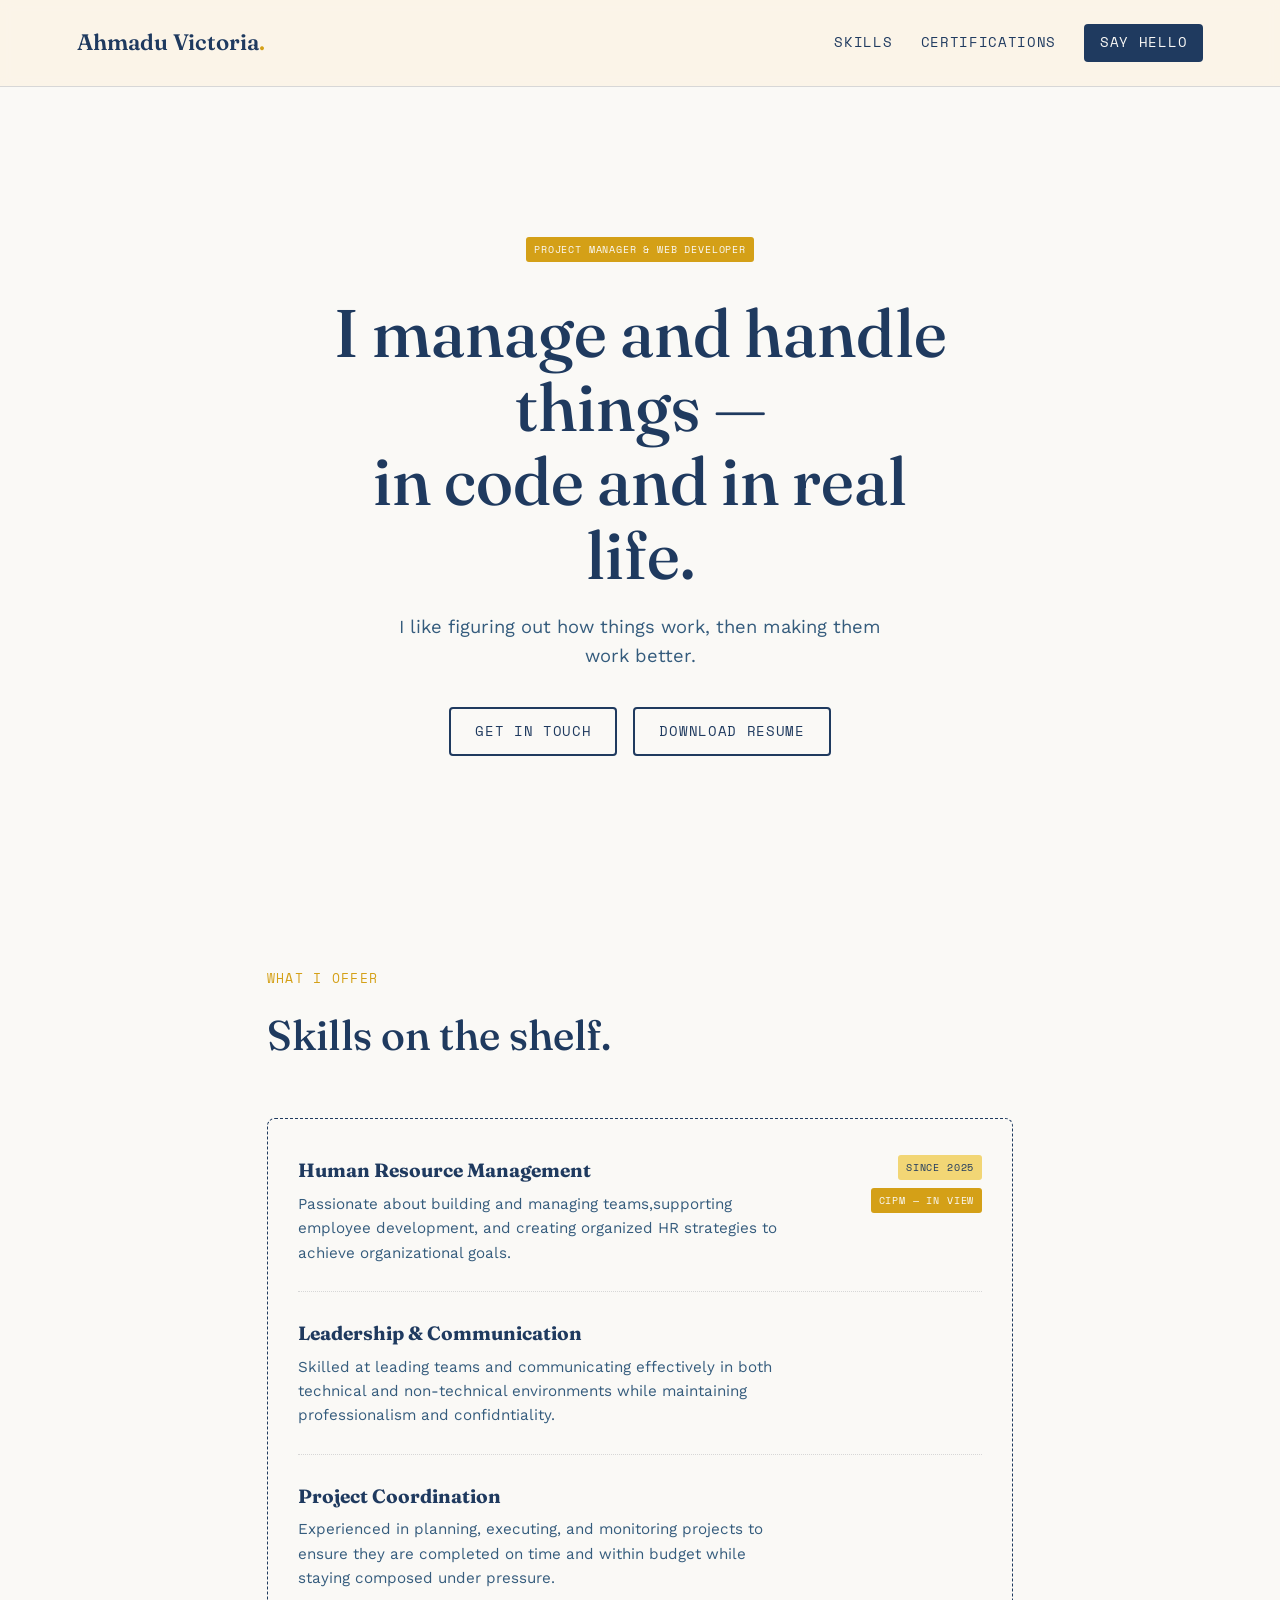
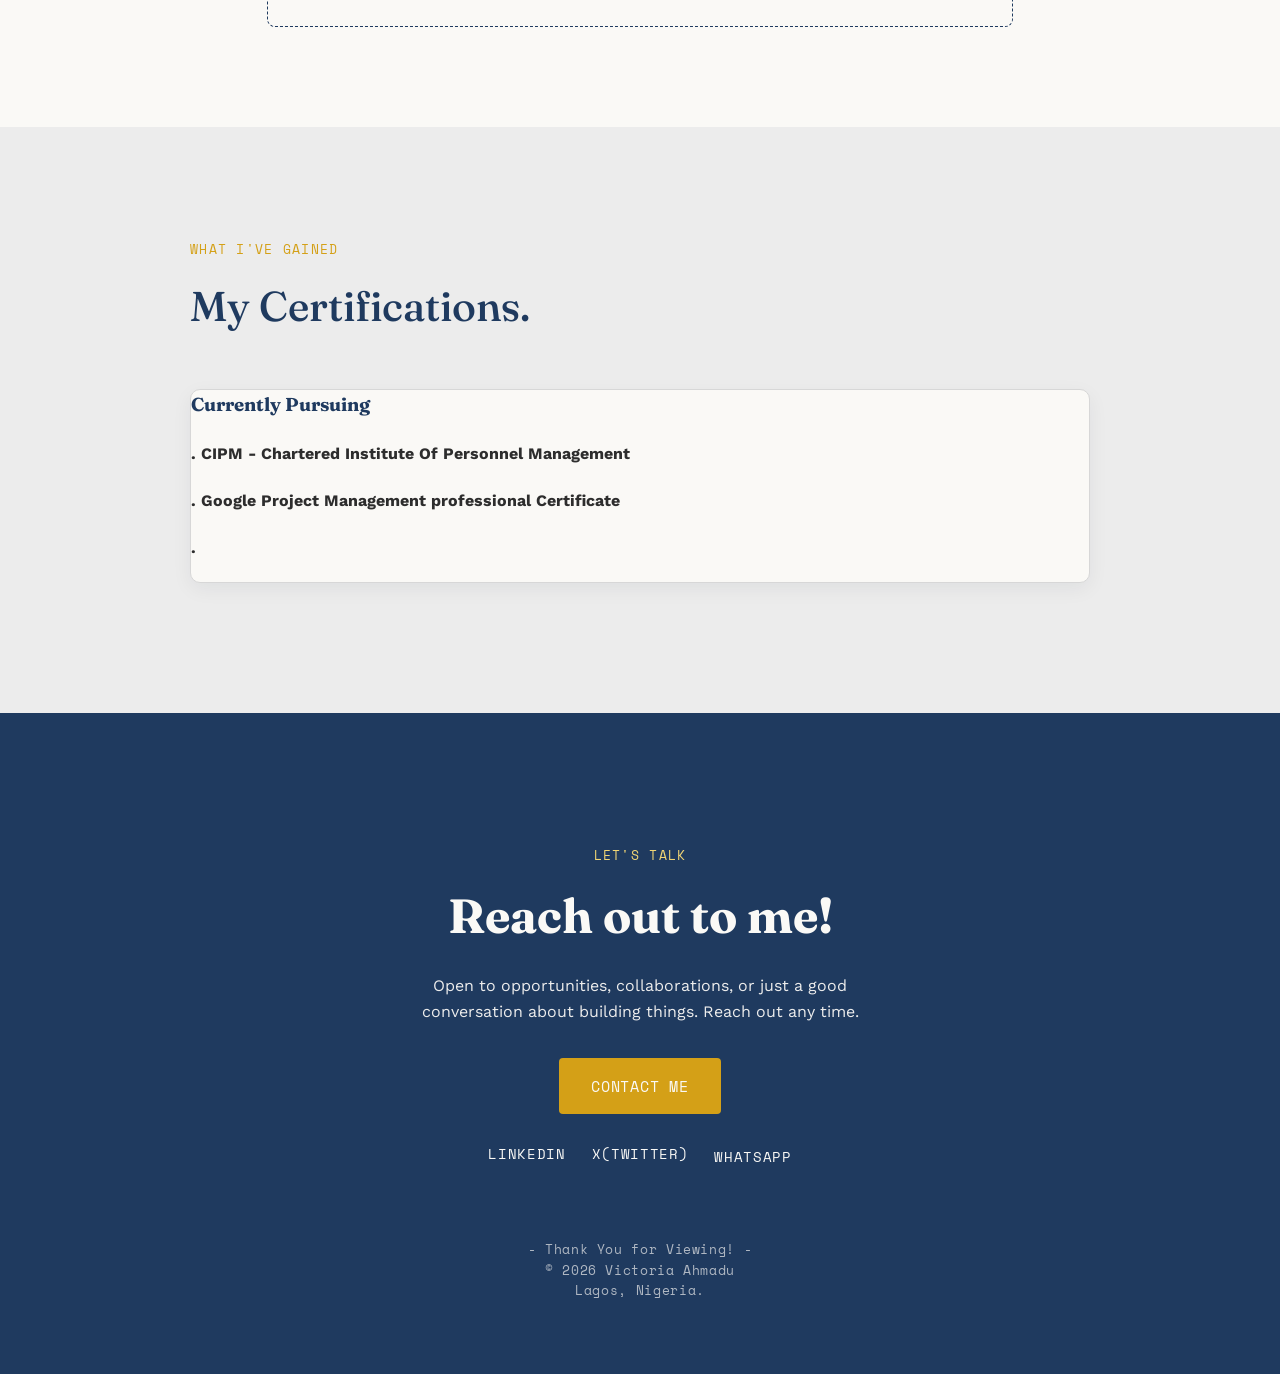
<file: index.html>
<!DOCTYPE html>
<html lang="en">
<head>
    <meta charset="UTF-8">
    <meta name="viewport" content="width=device-width, initial-scale=1.0">
    <title>Ahmadu Victoria - Project Manager &amp; Web Developer</title>
    <link rel="stylesheet" href="style.css">
    <link rel="icon" type="image/x-icon" href="favicon.ico">
    <link rel="preconnect" href="https://fonts.googleapis.com">
    <link rel="preconnect" href="https://fonts.gstatic.com" crossorigin>
    <link href="https://fonts.googleapis.com/css2?family=Fraunces:ital,opsz,wght@0,9..144,300..900;1,9..144,300..900&family=Work+Sans:wght@400;500;600&family=Space+Mono:wght@400;700&display=swap" rel="stylesheet">
</head>
<body>

    <!-- NAV -->
    <nav class="nav">
        <a href="#top" class="nav-mark">Ahmadu Victoria<span class="dot">.</span></a>
        <div class="nav-links">
            <a href="#skills">Skills</a>
            <a href="#projects">Certifications</a>
            <a href="#contact" class="nav-cta">Say Hello</a>
        </div>
    </nav>

    <!-- HERO -->
    <header class="hero" id="top">
        <p class="tag tag-coral">PROJECT MANAGER & WEB DEVELOPER</p>
        <h1 class="hero-title">I manage and handle things —<br>in code and in real life.</h1>
        <p class="hero-sub">
            I like figuring out how things work, then
            making them work better.
        </p>
        <div class="hero-actions">
            <a href="#contact" class="btn btn-ghost">Get In Touch</a>
            <a href="" class="btn btn-ghost" target="_blank">Download Resume</a>
        </div>
    </header>

    <!-- SKILLS -->
    <section class="section" id="skills">
        <p class="eyebrow">What I offer</p>
        <h2 class="section-title">Skills on the shelf.</h2>

        <div class="receipt">
            <div class="receipt-row">
                <div class="receipt-info">
                    <h3>Human Resource Management</h3>
                    <p>Passionate about building and managing teams,supporting employee development,
                        and creating organized HR strategies to achieve organizational goals.</p>
                </div>
                <div class="tag-stack">
                    <span class="tag tag-mustard">SINCE 2025</span>
                    <span class="tag tag-coral">CIPM — IN VIEW</span>
                </div>
            </div>    
             <div class="receipt-divider">
            <div class="receipt-row">
                <div class="receipt-info">
                    <h3>Leadership & Communication</h3>
                    <p>Skilled at leading teams and communicating effectively 
                        in both technical and non-technical environments while
                         maintaining professionalism and confidntiality.</p>
                </div>
            </div>
            <div class="receipt-divider"></div>
            <div class="receipt-row">
                <div class="receipt-info">
                    <h3>Project Coordination</h3>
                    <p>Experienced in planning, executing, and monitoring projects
                        to ensure they are completed on time and within budget 
                        while staying composed under pressure.</p>
                </div>
                
            
        </div>
    </section>

    <!-- CERTIFICATIONS -->
    <section class="section section-alt" id="Certifications">
        <p class="eyebrow">What I've Gained</p>
        <h2 class="section-title">My Certifications.</h2>

        <div class="item-card">
                <h3>Currently Pursuing</h3>
                <h4><span class="dot">.</span> CIPM - Chartered Institute Of Personnel Management </h4>
                <h4><span class="dot">.</span> Google Project Management professional Certificate</h4>
                <h4><span class="dot">.</span> </h4>
                <!-- <div class="item-links"> -->
                     <!-- <a href="https://your-app-name.onrender.com" class="btn btn-primary" target="_blank">Live Demo</a> --> 
                     <!-- <a href="https://github.com/ufedoo126-source/To-Do" class="btn btn-ghost" target="_blank">View Code</a> --> 
                <!-- </div> -->
            
        </div>

    </section>

    <!-- CONTACT -->
    <section class="contact" id="contact">
        <p class="eyebrow eyebrow-light">Let's Talk</p>
        <h2 class="contact-title">Reach out to me!</h2>
        <p class="contact-sub">
            Open to opportunities, collaborations, or just a good conversation
            about building things. Reach out any time.
        </p>
        <a class="btn btn-coral" href="mailto:ufedoo126@gmail.com">Contact Me</a>

        <div class="socials">
            <a href="https://linkedin.com/in/victoria-ahmadu-7b2378352" target="_blank">LinkedIn</a>
            <a href="https://x.com/vicky_stacia?s=11" target="_blank">X(twitter)</a>
            <a href="https://wa.me/+2349058614409">
                <i class="fa-brands fa-whatsapp"></i>
                whatsapp
            </a>
        </div>

        <p class="receipt-footer">- Thank You for Viewing! -<br>© 2026 Victoria  Ahmadu <br> Lagos, Nigeria.</p>
    </section>

</body>
</html>
</file>
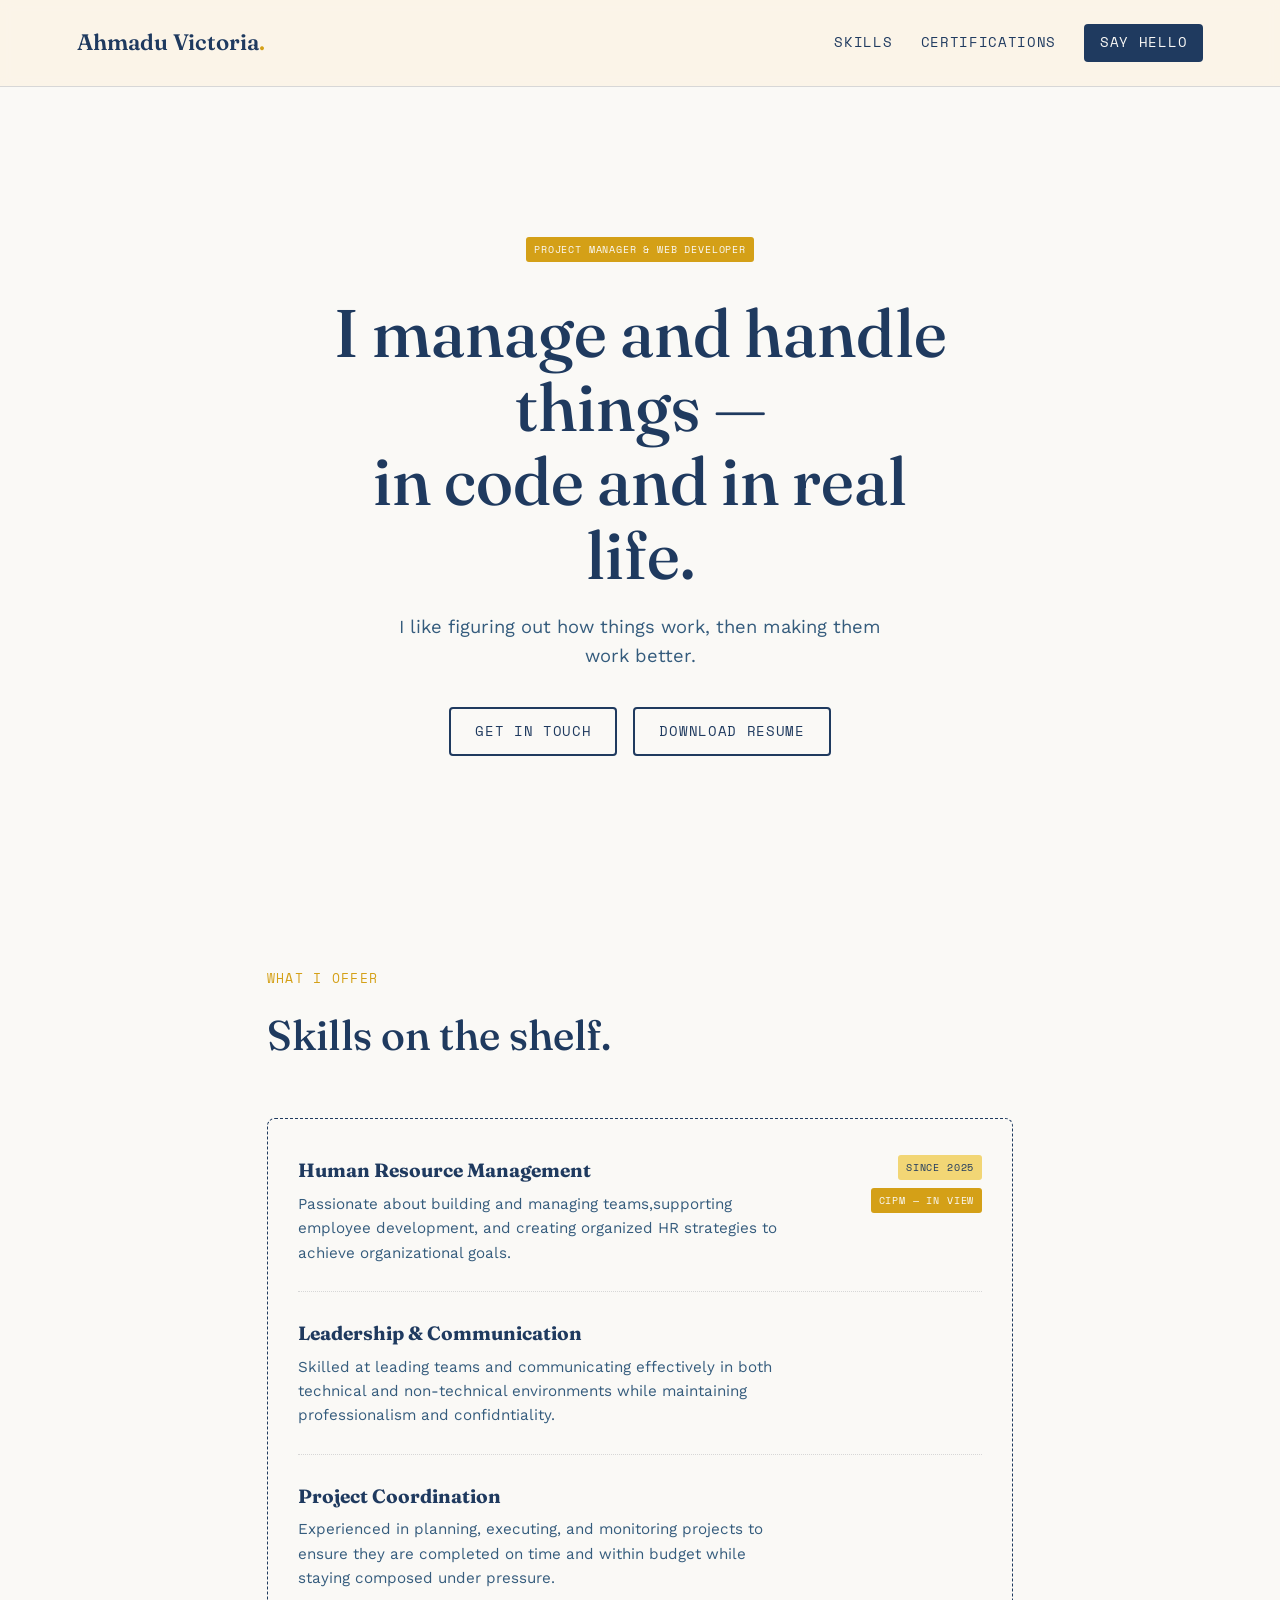
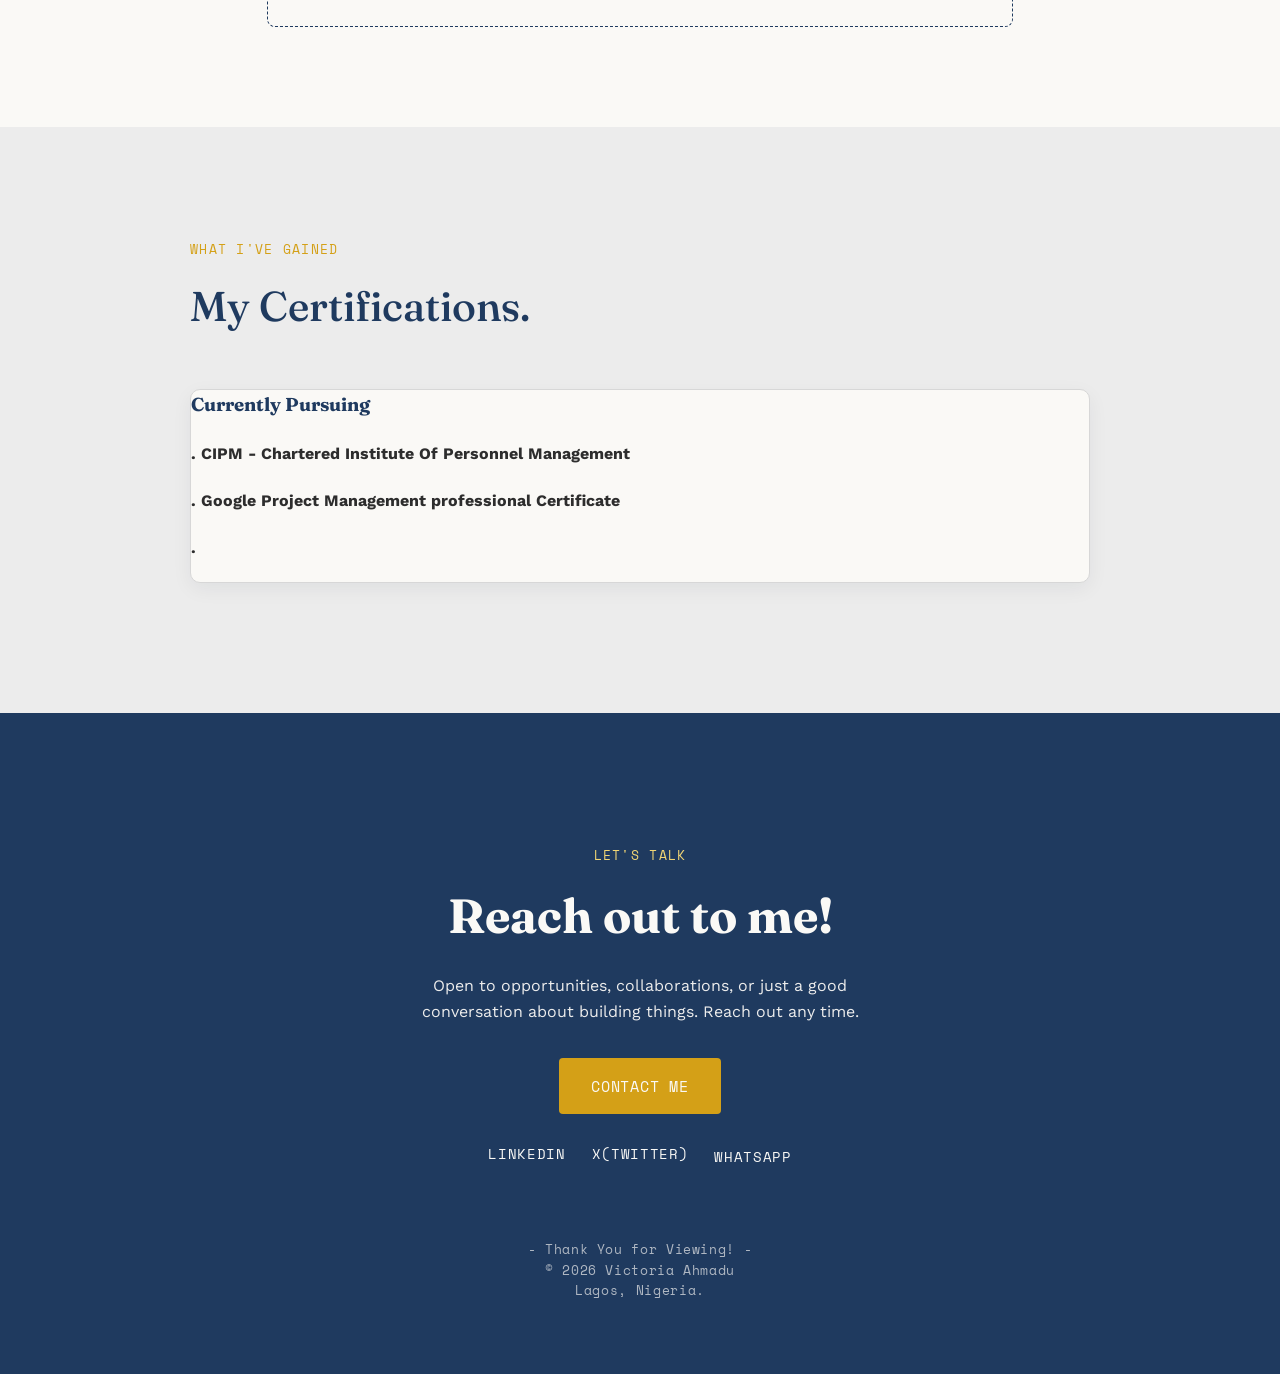
<file: Ahmadu Victoria/index.html>
<!DOCTYPE html>
<html lang="en">
<head>
    <meta charset="UTF-8">
    <meta name="viewport" content="width=device-width, initial-scale=1.0">
    <title>Ahmadu Victoria - Project Manager &amp; Web Developer</title>
    <link rel="stylesheet" href="css/style.css">
    <link rel="icon" type="image/x-icon" href="favicon.ico">
    <link rel="preconnect" href="https://fonts.googleapis.com">
    <link rel="preconnect" href="https://fonts.gstatic.com" crossorigin>
    <link href="https://fonts.googleapis.com/css2?family=Fraunces:ital,opsz,wght@0,9..144,300..900;1,9..144,300..900&family=Work+Sans:wght@400;500;600&family=Space+Mono:wght@400;700&display=swap" rel="stylesheet">
</head>
<body>

    <!-- NAV -->
    <nav class="nav">
        <a href="#top" class="nav-mark">Ahmadu Victoria<span class="dot">.</span></a>
        <div class="nav-links">
            <a href="#skills">Skills</a>
            <a href="#projects">Certifications</a>
            <a href="#contact" class="nav-cta">Say Hello</a>
        </div>
    </nav>

    <!-- HERO -->
    <header class="hero" id="top">
        <p class="tag tag-coral">PROJECT MANAGER & WEB DEVELOPER</p>
        <h1 class="hero-title">I manage and handle things —<br>in code and in real life.</h1>
        <p class="hero-sub">
            I like figuring out how things work, then
            making them work better.
        </p>
        <div class="hero-actions">
            <a href="#contact" class="btn btn-ghost">Get In Touch</a>
            <a href="" class="btn btn-ghost" target="_blank">Download Resume</a>
        </div>
    </header>

    <!-- SKILLS -->
    <section class="section" id="skills">
        <p class="eyebrow">What I offer</p>
        <h2 class="section-title">Skills on the shelf.</h2>

        <div class="receipt">
            <div class="receipt-row">
                <div class="receipt-info">
                    <h3>Human Resource Management</h3>
                    <p>Passionate about building and managing teams,supporting employee development,
                        and creating organized HR strategies to achieve organizational goals.</p>
                </div>
                <div class="tag-stack">
                    <span class="tag tag-mustard">SINCE 2025</span>
                    <span class="tag tag-coral">CIPM — IN VIEW</span>
                </div>
            </div>    
             <div class="receipt-divider">
            <div class="receipt-row">
                <div class="receipt-info">
                    <h3>Leadership & Communication</h3>
                    <p>Skilled at leading teams and communicating effectively 
                        in both technical and non-technical environments while
                         maintaining professionalism and confidntiality.</p>
                </div>
            </div>
            <div class="receipt-divider"></div>
            <div class="receipt-row">
                <div class="receipt-info">
                    <h3>Project Coordination</h3>
                    <p>Experienced in planning, executing, and monitoring projects
                        to ensure they are completed on time and within budget 
                        while staying composed under pressure.</p>
                </div>
                
            
        </div>
    </section>

    <!-- CERTIFICATIONS -->
    <section class="section section-alt" id="Certifications">
        <p class="eyebrow">What I've Gained</p>
        <h2 class="section-title">My Certifications.</h2>

        <div class="item-card">
                <h3>Currently Pursuing</h3>
                <h4><span class="dot">.</span> CIPM - Chartered Institute Of Personnel Management </h4>
                <h4><span class="dot">.</span> Google Project Management professional Certificate</h4>
                <h4><span class="dot">.</span> </h4>
                <!-- <div class="item-links"> -->
                     <!-- <a href="https://your-app-name.onrender.com" class="btn btn-primary" target="_blank">Live Demo</a> --> 
                     <!-- <a href="https://github.com/ufedoo126-source/To-Do" class="btn btn-ghost" target="_blank">View Code</a> --> 
                <!-- </div> -->
            
        </div>

    </section>

    <!-- CONTACT -->
    <section class="contact" id="contact">
        <p class="eyebrow eyebrow-light">Let's Talk</p>
        <h2 class="contact-title">Reach out to me!</h2>
        <p class="contact-sub">
            Open to opportunities, collaborations, or just a good conversation
            about building things. Reach out any time.
        </p>
        <a class="btn btn-coral" href="mailto:ufedoo126@gmail.com">Contact Me</a>

        <div class="socials">
            <a href="https://linkedin.com/in/victoria-ahmadu-7b2378352" target="_blank">LinkedIn</a>
            <a href="https://x.com/vicky_stacia?s=11" target="_blank">X(twitter)</a>
            <a href="https://wa.me/+2349058614409">
                <i class="fa-brands fa-whatsapp"></i>
                whatsapp
            </a>
        </div>

        <p class="receipt-footer">- Thank You for Viewing! -<br>© 2026 Victoria  Ahmadu <br> Lagos, Nigeria.</p>
    </section>

</body>
</html>
</file>
<file: style.css>
:root {
    --navy: #1F3A5F;
    --navy-soft: #355C7D;
    --paper: #FAF9F6;
    --paper-dim: #ECECEC;
    --coral: #D4A017;
    --coral-dark: #B8860B;
    --mustard: #F2D675;
    --ink: #2D2D2D;
    --line: #d7d7d7;

    --font-display: 'Fraunces', serif;
    --font-body: 'Work Sans', sans-serif;
    --font-mono: 'Space Mono', monospace;
}

* { box-sizing: border-box; }

body {
    margin: 0;
    background: var(--paper);
    color: var(--ink);
    font-family: var(--font-body);
    line-height: 1.6;
}

a {
    color: inherit;
    text-decoration: none;
}

h1, h2, h3 {
    font-family: var(--font-display);
    margin: 0;
    color: var(--navy);
}

/* ---------- NAV ---------- */
.nav {
    position: sticky;
    top: 0;
    z-index: 10;
    display: flex;
    justify-content: space-between;
    align-items: center;
    padding: 24px 6%;
    background: rgba(251, 243, 231, 0.9);
    backdrop-filter: blur(6px);
    border-bottom: 1px solid var(--line);
}

.nav-mark {
    font-family: var(--font-display);
    font-weight: 600;
    font-size: 1.4rem;
    color: var(--navy);
}

.nav-mark .dot { color: var(--coral); }

.nav-links {
    display: flex;
    align-items: center;
    gap: 28px;
    font-family: var(--font-mono);
    font-size: 0.85rem;
    text-transform: uppercase;
    letter-spacing: 0.05em;
}

.nav-links a { color: var(--navy); }
.nav-links a:hover { color: var(--coral); }

.nav-cta {
    background: var(--navy);
    color: var(--paper) !important;
    padding: 8px 16px;
    border-radius: 4px;
}

.nav-cta:hover { background: var(--coral); }

/* ---------- TAGS ---------- */
.tag {
    display: inline-block;
    font-family: var(--font-mono);
    font-size: 0.65rem;
    letter-spacing: 0.08em;
    padding: 4px 8px;
    border-radius: 3px;
    text-transform: uppercase;
    white-space: nowrap;
}

.tag-coral { background: var(--coral); color: var(--paper); }
.tag-mustard { background: var(--mustard); color: var(--navy); }
.tag-navy { background: var(--navy); color: var(--paper); }

/* ---------- HERO ---------- */
.hero {
    text-align: center;
    padding: 140px 6% 100px;
    max-width: 800px;
    margin: 0 auto;
}

.hero-title {
    font-size: clamp(2.6rem, 6vw, 4.2rem);
    font-weight: 500;
    line-height: 1.1;
    margin: 24px 0 20px;
}

.hero-sub {
    font-size: 1.15rem;
    max-width: 520px;
    margin: 0 auto 36px;
    color: var(--navy-soft);
}

.hero-actions {
    display: flex;
    justify-content: center;
    gap: 16px;
    flex-wrap: wrap;
}

/* ---------- BUTTONS ---------- */
.btn {
    display: inline-block;
    font-family: var(--font-mono);
    font-size: 0.85rem;
    text-transform: uppercase;
    letter-spacing: 0.05em;
    padding: 12px 24px;
    border-radius: 4px;
    border: 2px solid transparent;
    transition: transform 0.15s ease, background 0.15s ease;
}

.btn:hover { transform: translateY(-2px); }

.btn-primary {
    background: var(--navy);
    color: var(--paper);
}
.btn-primary:hover { background: var(--coral); }

.btn-ghost {
    background: transparent;
    color: var(--navy);
    border-color: var(--navy);
}
.btn-ghost:hover {
    background: var(--navy);
    color: var(--paper);
}

.btn-coral {
    background: var(--coral);
    color: var(--paper);
    font-size: 0.95rem;
    padding: 14px 30px;
}
.btn-coral:hover { background: var(--coral-dark); }

/* ---------- SECTIONS ---------- */
.section {
    padding: 100px 6%;
    max-width: 900px;
    margin: 0 auto;
}

.section-alt {
    max-width: 100%;
    background: var(--paper-dim);
}

.section-alt > * { max-width: 900px; margin-left: auto; margin-right: auto; }
.section-alt .item-card { display: block; }

.eyebrow {
    font-family: var(--font-mono);
    font-size: 0.8rem;
    letter-spacing: 0.1em;
    text-transform: uppercase;
    color: var(--coral);
    margin-bottom: 12px;
}

.section-title {
    font-size: clamp(1.8rem, 4vw, 2.6rem);
    font-weight: 500;
    margin-bottom: 50px;
}

/* ---------- RECEIPT (SKILLS) ---------- */
.receipt {
    background: var(--paper);
    border: 1.5px dashed var(--navy);
    border-radius: 8px;
    padding: 10px 30px;
}

.receipt-row {
    display: flex;
    justify-content: space-between;
    align-items: flex-start;
    gap: 24px;
    padding: 26px 0;
}

.receipt-info h3 {
    font-size: 1.2rem;
    margin-bottom: 6px;
}

.receipt-info p {
    margin: 0;
    color: var(--navy-soft);
    font-size: 0.95rem;
    max-width: 480px;
}

.receipt-divider {
    border-top: 1px dotted var(--line);
}

.receipt-total .tag { align-self: center; }

.tag-stack {
    display: flex;
    flex-direction: column;
    align-items: flex-end;
    gap: 8px;
}

.receipt-footer {
    font-family: var(--font-mono);
    font-size: 0.8rem;
    color: var(--paper-dim);
    opacity: 0.7;
    text-align: center;
    margin-top: 70px;
    letter-spacing: 0.05em;
}

/* ---------- PROJECTS (ITEM CARDS) ---------- */
.item-card {
    background: var(--paper);
    border: 1px solid var(--line);
    border-radius: 10px;
    overflow: hidden;
    margin-bottom: 30px;
    box-shadow: 0 6px 20px rgba(18, 33, 59, 0.06);
}

.item-tag {
    font-family: var(--font-mono);
    font-size: 0.75rem;
    letter-spacing: 0.08em;
    background: var(--navy);
    color: var(--paper);
    display: inline-block;
    padding: 6px 14px;
    margin: 18px 18px 0;
    border-radius: 3px;
}

.item-tag-muted {
    background: var(--line);
    color: var(--navy-soft);
}

.item-img {
    width: calc(100% - 36px);
    margin: 18px auto 0;
    display: block;
    border-radius: 6px;
    max-width: 560px;
}

.item-body {
    padding: 22px 26px 30px;
}

.item-body h3 {
    font-size: 1.4rem;
    margin-bottom: 10px;
}

.item-body p {
    color: var(--navy-soft);
    margin-bottom: 20px;
}

.item-links {
    display: flex;
    gap: 14px;
    flex-wrap: wrap;
}

.item-card-empty {
    background: transparent;
    border-style: dashed;
    box-shadow: none;
}

.item-body-empty h3 {
    font-size: 1.2rem;
    color: var(--navy-soft);
}

.item-body-empty p {
    margin-bottom: 0;
}

/* ---------- CONTACT ---------- */
.contact {
    background: var(--navy);
    color: var(--paper);
    text-align: center;
    padding: 120px 6% 60px;
}

.eyebrow-light { color: var(--mustard); }

.contact-title {
    color: var(--paper);
    font-size: clamp(2rem, 5vw, 3rem);
    margin-bottom: 18px;
}

.contact-sub {
    max-width: 460px;
    margin: 0 auto 34px;
    color: var(--paper-dim);
}

.socials {
    margin-top: 30px;
    display: flex;
    justify-content: center;
    gap: 26px;
    font-family: var(--font-mono);
    font-size: 0.85rem;
    text-transform: uppercase;
    letter-spacing: 0.05em;
}

.socials a { border-bottom: 1px solid transparent; }
.socials a:hover { border-color: var(--coral); color: var(--coral); }

/* ---------- RESPONSIVE ---------- */
@media (max-width: 640px) {
    .nav-links { gap: 16px; font-size: 0.75rem; }
    .hero { padding: 110px 6% 70px; }
    .receipt-row { flex-direction: column; gap: 10px; }
}

/* ---------- ACCESSIBILITY ---------- */
a:focus-visible, .btn:focus-visible {
    outline: 2px solid var(--coral);
    outline-offset: 2px;
}

@media (prefers-reduced-motion: reduce) {
    * { transition: none !important; }
}

.fa-whatsapp{
    font-size:15px
}
</file>
<file: Ahmadu Victoria/css/style.css>
:root {
    --navy: #1F3A5F;
    --navy-soft: #355C7D;
    --paper: #FAF9F6;
    --paper-dim: #ECECEC;
    --coral: #D4A017;
    --coral-dark: #B8860B;
    --mustard: #F2D675;
    --ink: #2D2D2D;
    --line: #d7d7d7;

    --font-display: 'Fraunces', serif;
    --font-body: 'Work Sans', sans-serif;
    --font-mono: 'Space Mono', monospace;
}

* { box-sizing: border-box; }

body {
    margin: 0;
    background: var(--paper);
    color: var(--ink);
    font-family: var(--font-body);
    line-height: 1.6;
}

a {
    color: inherit;
    text-decoration: none;
}

h1, h2, h3 {
    font-family: var(--font-display);
    margin: 0;
    color: var(--navy);
}

/* ---------- NAV ---------- */
.nav {
    position: sticky;
    top: 0;
    z-index: 10;
    display: flex;
    justify-content: space-between;
    align-items: center;
    padding: 24px 6%;
    background: rgba(251, 243, 231, 0.9);
    backdrop-filter: blur(6px);
    border-bottom: 1px solid var(--line);
}

.nav-mark {
    font-family: var(--font-display);
    font-weight: 600;
    font-size: 1.4rem;
    color: var(--navy);
}

.nav-mark .dot { color: var(--coral); }

.nav-links {
    display: flex;
    align-items: center;
    gap: 28px;
    font-family: var(--font-mono);
    font-size: 0.85rem;
    text-transform: uppercase;
    letter-spacing: 0.05em;
}

.nav-links a { color: var(--navy); }
.nav-links a:hover { color: var(--coral); }

.nav-cta {
    background: var(--navy);
    color: var(--paper) !important;
    padding: 8px 16px;
    border-radius: 4px;
}

.nav-cta:hover { background: var(--coral); }

/* ---------- TAGS ---------- */
.tag {
    display: inline-block;
    font-family: var(--font-mono);
    font-size: 0.65rem;
    letter-spacing: 0.08em;
    padding: 4px 8px;
    border-radius: 3px;
    text-transform: uppercase;
    white-space: nowrap;
}

.tag-coral { background: var(--coral); color: var(--paper); }
.tag-mustard { background: var(--mustard); color: var(--navy); }
.tag-navy { background: var(--navy); color: var(--paper); }

/* ---------- HERO ---------- */
.hero {
    text-align: center;
    padding: 140px 6% 100px;
    max-width: 800px;
    margin: 0 auto;
}

.hero-title {
    font-size: clamp(2.6rem, 6vw, 4.2rem);
    font-weight: 500;
    line-height: 1.1;
    margin: 24px 0 20px;
}

.hero-sub {
    font-size: 1.15rem;
    max-width: 520px;
    margin: 0 auto 36px;
    color: var(--navy-soft);
}

.hero-actions {
    display: flex;
    justify-content: center;
    gap: 16px;
    flex-wrap: wrap;
}

/* ---------- BUTTONS ---------- */
.btn {
    display: inline-block;
    font-family: var(--font-mono);
    font-size: 0.85rem;
    text-transform: uppercase;
    letter-spacing: 0.05em;
    padding: 12px 24px;
    border-radius: 4px;
    border: 2px solid transparent;
    transition: transform 0.15s ease, background 0.15s ease;
}

.btn:hover { transform: translateY(-2px); }

.btn-primary {
    background: var(--navy);
    color: var(--paper);
}
.btn-primary:hover { background: var(--coral); }

.btn-ghost {
    background: transparent;
    color: var(--navy);
    border-color: var(--navy);
}
.btn-ghost:hover {
    background: var(--navy);
    color: var(--paper);
}

.btn-coral {
    background: var(--coral);
    color: var(--paper);
    font-size: 0.95rem;
    padding: 14px 30px;
}
.btn-coral:hover { background: var(--coral-dark); }

/* ---------- SECTIONS ---------- */
.section {
    padding: 100px 6%;
    max-width: 900px;
    margin: 0 auto;
}

.section-alt {
    max-width: 100%;
    background: var(--paper-dim);
}

.section-alt > * { max-width: 900px; margin-left: auto; margin-right: auto; }
.section-alt .item-card { display: block; }

.eyebrow {
    font-family: var(--font-mono);
    font-size: 0.8rem;
    letter-spacing: 0.1em;
    text-transform: uppercase;
    color: var(--coral);
    margin-bottom: 12px;
}

.section-title {
    font-size: clamp(1.8rem, 4vw, 2.6rem);
    font-weight: 500;
    margin-bottom: 50px;
}

/* ---------- RECEIPT (SKILLS) ---------- */
.receipt {
    background: var(--paper);
    border: 1.5px dashed var(--navy);
    border-radius: 8px;
    padding: 10px 30px;
}

.receipt-row {
    display: flex;
    justify-content: space-between;
    align-items: flex-start;
    gap: 24px;
    padding: 26px 0;
}

.receipt-info h3 {
    font-size: 1.2rem;
    margin-bottom: 6px;
}

.receipt-info p {
    margin: 0;
    color: var(--navy-soft);
    font-size: 0.95rem;
    max-width: 480px;
}

.receipt-divider {
    border-top: 1px dotted var(--line);
}

.receipt-total .tag { align-self: center; }

.tag-stack {
    display: flex;
    flex-direction: column;
    align-items: flex-end;
    gap: 8px;
}

.receipt-footer {
    font-family: var(--font-mono);
    font-size: 0.8rem;
    color: var(--paper-dim);
    opacity: 0.7;
    text-align: center;
    margin-top: 70px;
    letter-spacing: 0.05em;
}

/* ---------- PROJECTS (ITEM CARDS) ---------- */
.item-card {
    background: var(--paper);
    border: 1px solid var(--line);
    border-radius: 10px;
    overflow: hidden;
    margin-bottom: 30px;
    box-shadow: 0 6px 20px rgba(18, 33, 59, 0.06);
}

.item-tag {
    font-family: var(--font-mono);
    font-size: 0.75rem;
    letter-spacing: 0.08em;
    background: var(--navy);
    color: var(--paper);
    display: inline-block;
    padding: 6px 14px;
    margin: 18px 18px 0;
    border-radius: 3px;
}

.item-tag-muted {
    background: var(--line);
    color: var(--navy-soft);
}

.item-img {
    width: calc(100% - 36px);
    margin: 18px auto 0;
    display: block;
    border-radius: 6px;
    max-width: 560px;
}

.item-body {
    padding: 22px 26px 30px;
}

.item-body h3 {
    font-size: 1.4rem;
    margin-bottom: 10px;
}

.item-body p {
    color: var(--navy-soft);
    margin-bottom: 20px;
}

.item-links {
    display: flex;
    gap: 14px;
    flex-wrap: wrap;
}

.item-card-empty {
    background: transparent;
    border-style: dashed;
    box-shadow: none;
}

.item-body-empty h3 {
    font-size: 1.2rem;
    color: var(--navy-soft);
}

.item-body-empty p {
    margin-bottom: 0;
}

/* ---------- CONTACT ---------- */
.contact {
    background: var(--navy);
    color: var(--paper);
    text-align: center;
    padding: 120px 6% 60px;
}

.eyebrow-light { color: var(--mustard); }

.contact-title {
    color: var(--paper);
    font-size: clamp(2rem, 5vw, 3rem);
    margin-bottom: 18px;
}

.contact-sub {
    max-width: 460px;
    margin: 0 auto 34px;
    color: var(--paper-dim);
}

.socials {
    margin-top: 30px;
    display: flex;
    justify-content: center;
    gap: 26px;
    font-family: var(--font-mono);
    font-size: 0.85rem;
    text-transform: uppercase;
    letter-spacing: 0.05em;
}

.socials a { border-bottom: 1px solid transparent; }
.socials a:hover { border-color: var(--coral); color: var(--coral); }

/* ---------- RESPONSIVE ---------- */
@media (max-width: 640px) {
    .nav-links { gap: 16px; font-size: 0.75rem; }
    .hero { padding: 110px 6% 70px; }
    .receipt-row { flex-direction: column; gap: 10px; }
}

/* ---------- ACCESSIBILITY ---------- */
a:focus-visible, .btn:focus-visible {
    outline: 2px solid var(--coral);
    outline-offset: 2px;
}

@media (prefers-reduced-motion: reduce) {
    * { transition: none !important; }
}

.fa-whatsapp{
    font-size:15px
}
</file>
